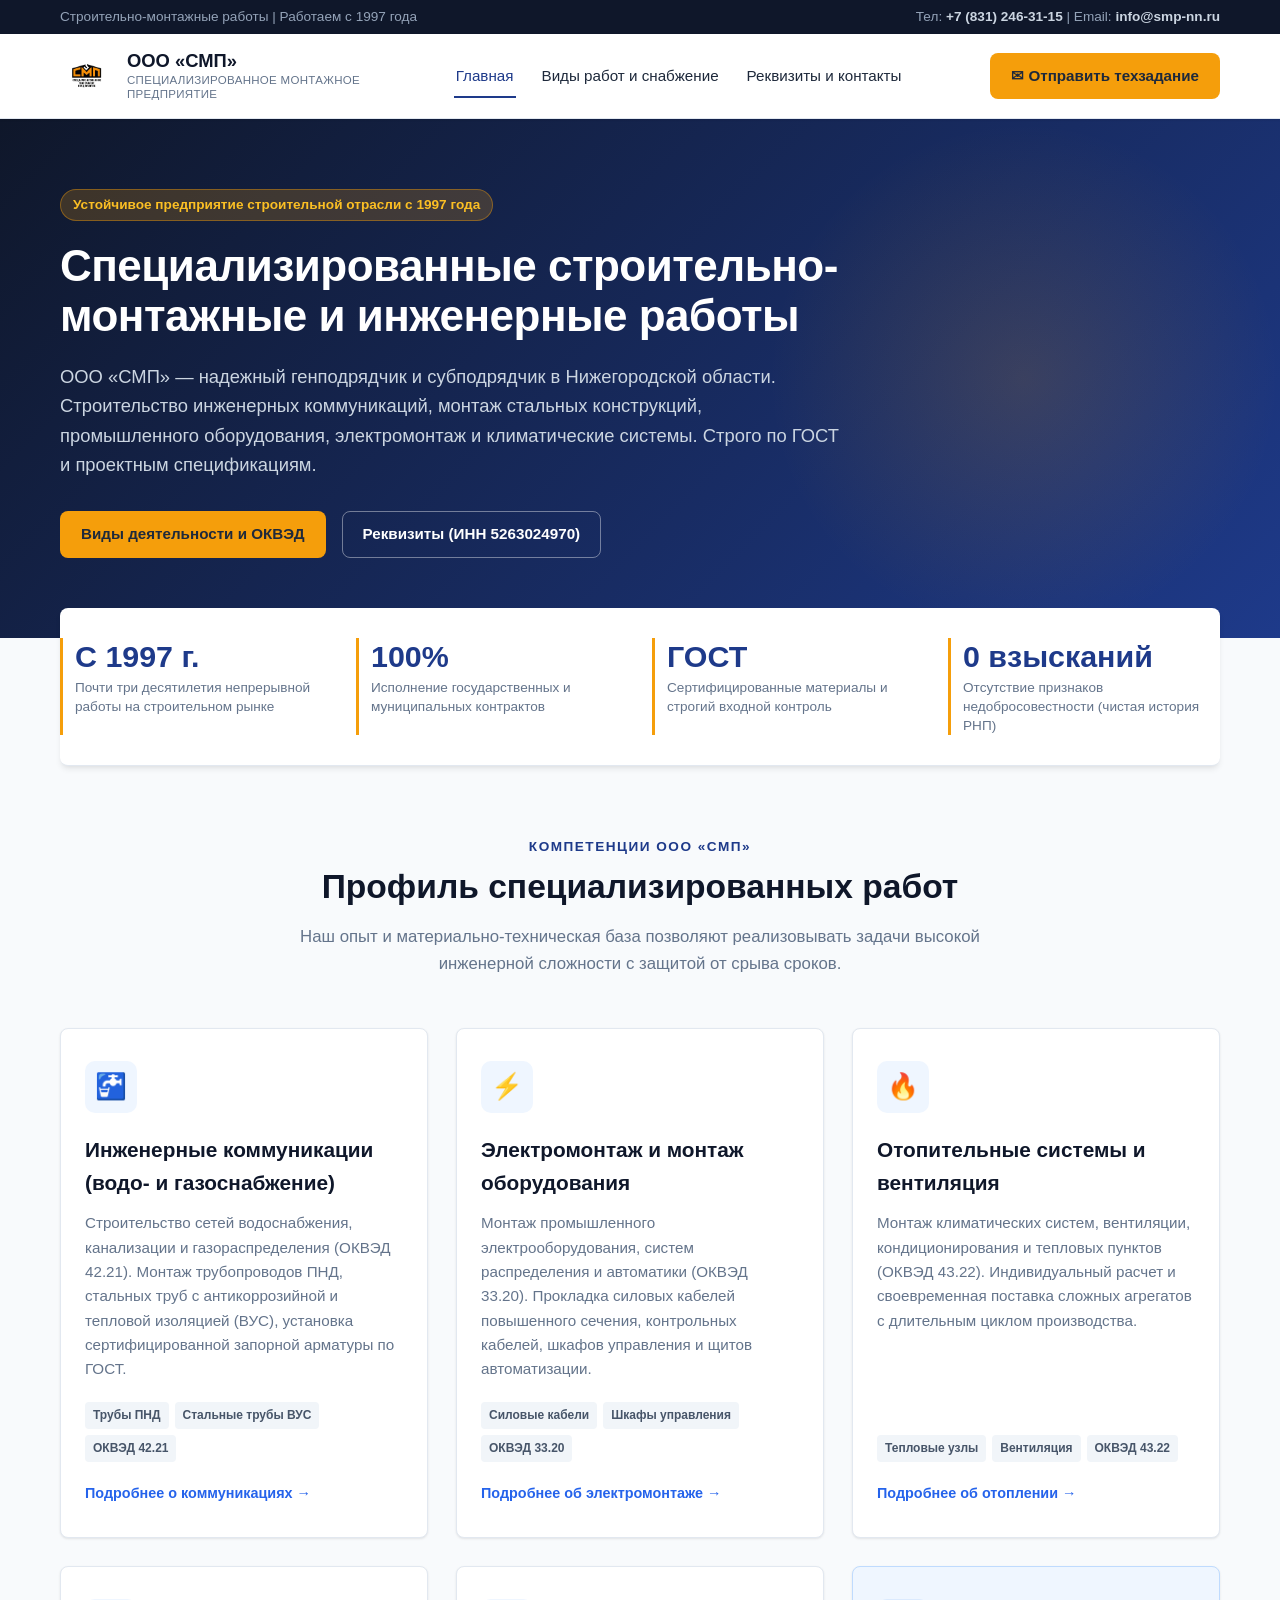
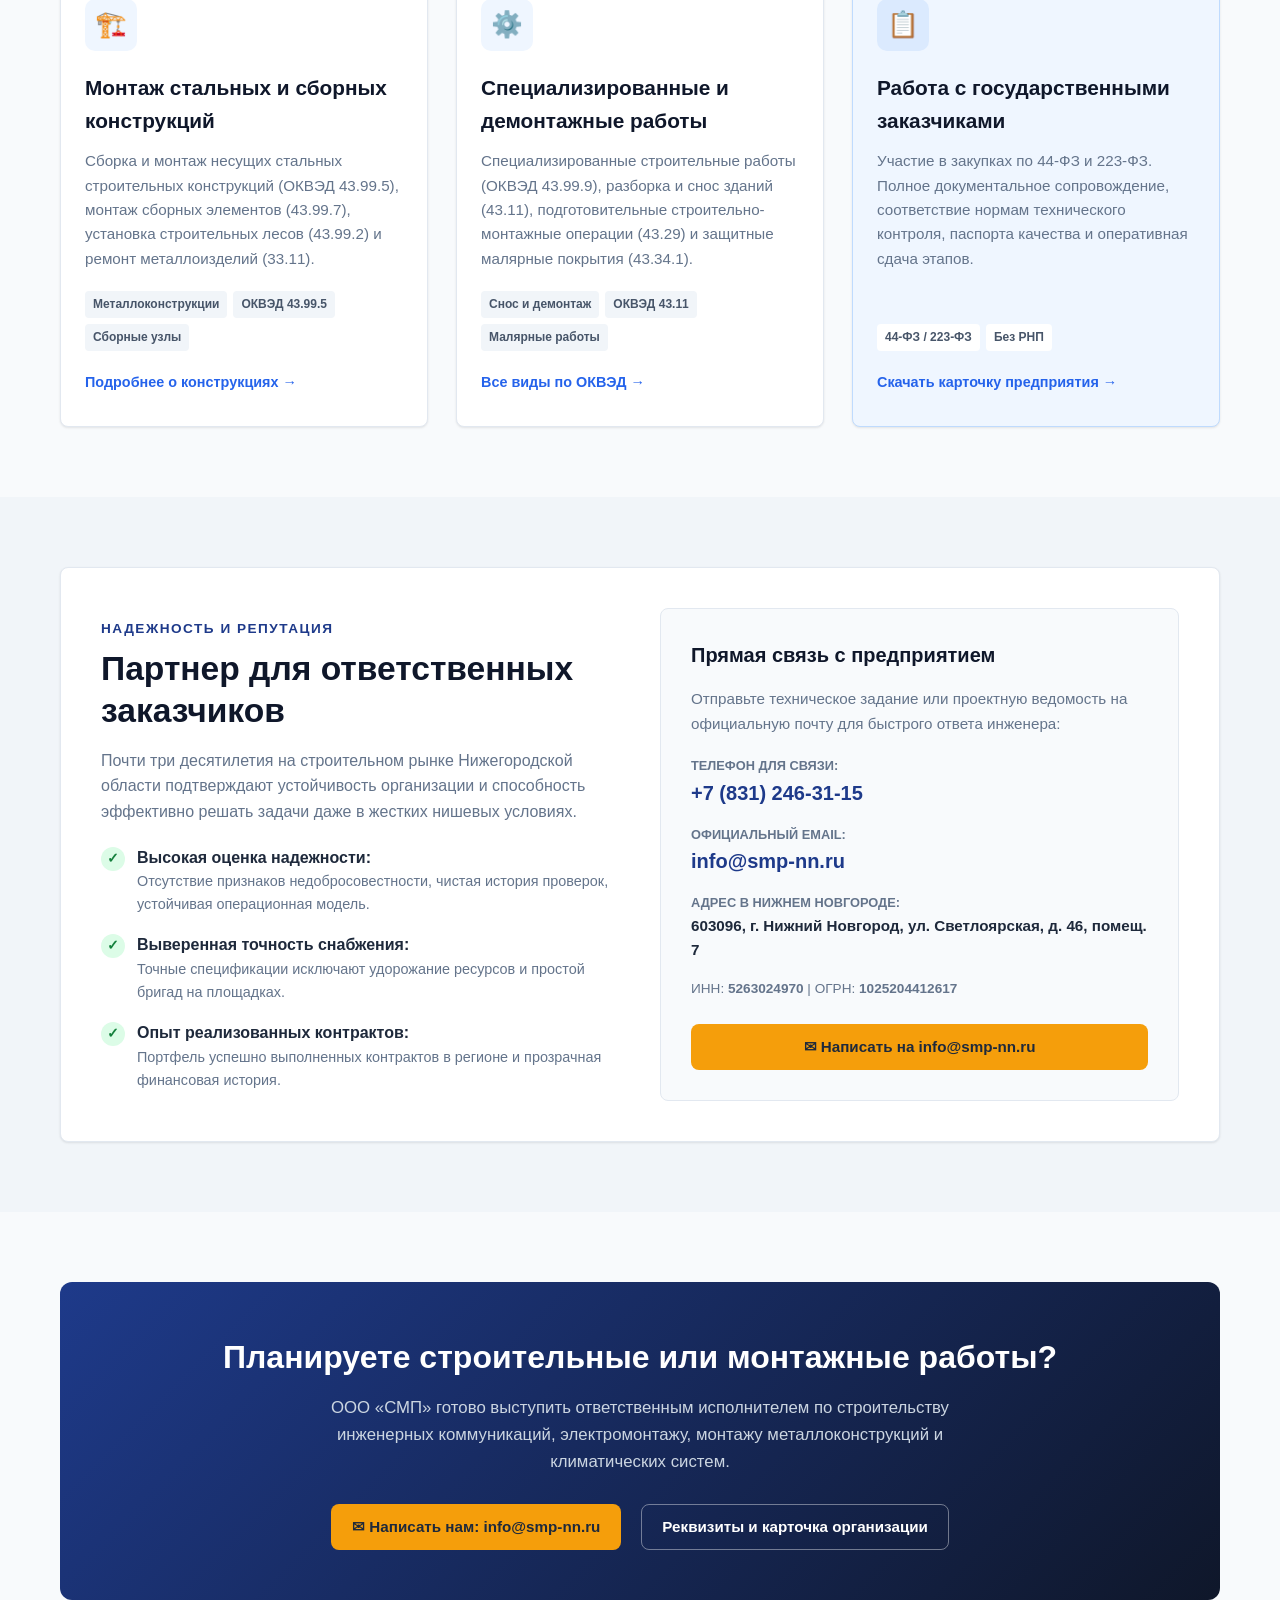
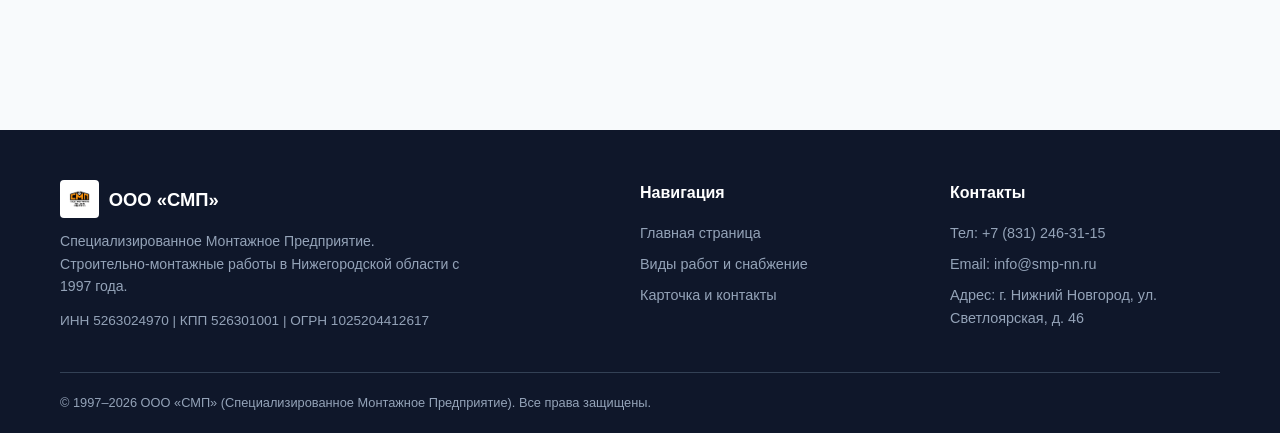
<file: index.html>
<!DOCTYPE html>
<html lang="ru">
<head>
  <meta charset="UTF-8">
  <meta name="viewport" content="width=device-width, initial-scale=1.0">
  <title>ООО «СМП» | Строительно-монтажные и инженерные работы</title>
  <meta name="description" content="Специализированное Монтажное Предприятие осуществляет строительно-монтажные работы, инженерные сети, электромонтаж. Почта для связи: info@smp-nn.ru">
  <meta name="keywords" content="ООО СМП, строительно-монтажные работы, монтаж металлоконструкций, инженерные коммуникации, электромонтаж, отопление, Нижний Новгород, ОКВЭД 43.99.9">
  <meta name="geo.region" content="RU-NIZ">
  <meta name="geo.placename" content="Нижний Новгород">

  <!-- Open Graph / Мессенджеры и соцсети -->
  <meta property="og:type" content="website">
  <meta property="og:site_name" content="ООО «СМП»">
  <meta property="og:title" content="ООО «Специализированное Монтажное Предприятие»">
  <meta property="og:description" content="Специализированные строительно-монтажные работы, инженерные коммуникации, электромонтаж и металлоконструкции с 1997 года.">
  <meta property="og:image" content="logo.png">
  <meta property="og:url" content="https://smp-nn.ru/">

  <!-- Favicon / Иконка вкладки -->
  <link rel="icon" type="image/png" href="logo.png">
  <link rel="apple-touch-icon" href="logo.png">

  <link rel="stylesheet" href="style.css">
</head>
<body>

  <!-- Сервисная верхняя полоса -->
  <div class="header-top">
    <div class="container">
      <div>Строительно-монтажные работы | Работаем с 1997 года</div>
      <div>
        Тел: <a href="tel:+78312463115"><strong>+7 (831) 246-31-15</strong></a> | 
        Email: <a href="mailto:info@smp-nn.ru?subject=Запрос%20с%20сайта%20smp-nn.ru"><strong>info@smp-nn.ru</strong></a>
      </div>
    </div>
  </div>

  <!-- Основная шапка -->
  <header class="site-header">
    <div class="header-main">
      <div class="container">
        <a href="index.html" class="logo">
          <img src="logo.png" alt="Логотип ООО СМП" class="logo-img">
          <div class="logo-info">
            <span class="logo-title">ООО «СМП»</span>
            <span class="logo-subtitle">Специализированное Монтажное Предприятие</span>
          </div>
        </a>

        <button class="menu-toggle" id="menuToggle" aria-label="Открыть меню">☰</button>

        <nav class="main-nav" id="mainNav">
          <a href="index.html" class="nav-link active">Главная</a>
          <a href="services.html" class="nav-link">Виды работ и снабжение</a>
          <a href="contacts.html" class="nav-link">Реквизиты и контакты</a>
        </nav>

        <div class="header-actions">
          <a href="mailto:info@smp-nn.ru?subject=Запрос%20коммерческого%20предложения" class="btn btn-primary">
            ✉ Отправить техзадание
          </a>
        </div>
      </div>
    </div>
  </header>

  <!-- Главный экран (Hero) -->
  <section class="hero">
    <div class="container">
      <div class="hero-content">
        <span class="hero-tag">Устойчивое предприятие строительной отрасли с 1997 года</span>
        <h1 class="hero-title">Специализированные строительно-монтажные и инженерные работы</h1>
        <p class="hero-desc">
          ООО «СМП» — надежный генподрядчик и субподрядчик в Нижегородской области. Строительство инженерных коммуникаций, монтаж стальных конструкций, промышленного оборудования, электромонтаж и климатические системы. Строго по ГОСТ и проектным спецификациям.
        </p>
        <div class="hero-buttons">
          <a href="services.html" class="btn btn-primary">Виды деятельности и ОКВЭД</a>
          <a href="contacts.html" class="btn btn-outline-white">Реквизиты (ИНН 5263024970)</a>
        </div>
      </div>
    </div>
  </section>

  <!-- Ключевые показатели -->
  <div class="container">
    <div class="stats-banner">
      <div class="stats-grid">
        <div class="stat-item">
          <span class="stat-num">С 1997 г.</span>
          <span class="stat-label">Почти три десятилетия непрерывной работы на строительном рынке</span>
        </div>
        <div class="stat-item">
          <span class="stat-num">100%</span>
          <span class="stat-label">Исполнение государственных и муниципальных контрактов</span>
        </div>
        <div class="stat-item">
          <span class="stat-num">ГОСТ</span>
          <span class="stat-label">Сертифицированные материалы и строгий входной контроль</span>
        </div>
        <div class="stat-item">
          <span class="stat-num">0 взысканий</span>
          <span class="stat-label">Отсутствие признаков недобросовестности (чистая история РНП)</span>
        </div>
      </div>
    </div>
  </div>

  <!-- Основные направления деятельности -->
  <section class="section">
    <div class="container">
      <div class="section-header">
        <span class="section-kicker">Компетенции ООО «СМП»</span>
        <h2 class="section-title">Профиль специализированных работ</h2>
        <p class="section-subtitle">
          Наш опыт и материально-техническая база позволяют реализовывать задачи высокой инженерной сложности с защитой от срыва сроков.
        </p>
      </div>

      <div class="cards-grid">
        <!-- Карточка 1 -->
        <div class="card">
          <div class="card-icon">🚰</div>
          <h3 class="card-title">Инженерные коммуникации (водо- и газоснабжение)</h3>
          <p class="card-text">
            Строительство сетей водоснабжения, канализации и газораспределения (ОКВЭД 42.21). Монтаж трубопроводов ПНД, стальных труб с антикоррозийной и тепловой изоляцией (ВУС), установка сертифицированной запорной арматуры по ГОСТ.
          </p>
          <div class="card-tags">
            <span class="badge">Трубы ПНД</span>
            <span class="badge">Стальные трубы ВУС</span>
            <span class="badge">ОКВЭД 42.21</span>
          </div>
          <a href="services.html#pipes" class="card-link">Подробнее о коммуникациях →</a>
        </div>

        <!-- Карточка 2 -->
        <div class="card">
          <div class="card-icon">⚡</div>
          <h3 class="card-title">Электромонтаж и монтаж оборудования</h3>
          <p class="card-text">
            Монтаж промышленного электрооборудования, систем распределения и автоматики (ОКВЭД 33.20). Прокладка силовых кабелей повышенного сечения, контрольных кабелей, шкафов управления и щитов автоматизации.
          </p>
          <div class="card-tags">
            <span class="badge">Силовые кабели</span>
            <span class="badge">Шкафы управления</span>
            <span class="badge">ОКВЭД 33.20</span>
          </div>
          <a href="services.html#electric" class="card-link">Подробнее об электромонтаже →</a>
        </div>

        <!-- Карточка 3 -->
        <div class="card">
          <div class="card-icon">🔥</div>
          <h3 class="card-title">Отопительные системы и вентиляция</h3>
          <p class="card-text">
            Монтаж климатических систем, вентиляции, кондиционирования и тепловых пунктов (ОКВЭД 43.22). Индивидуальный расчет и своевременная поставка сложных агрегатов с длительным циклом производства.
          </p>
          <div class="card-tags">
            <span class="badge">Тепловые узлы</span>
            <span class="badge">Вентиляция</span>
            <span class="badge">ОКВЭД 43.22</span>
          </div>
          <a href="services.html#hvac" class="card-link">Подробнее об отоплении →</a>
        </div>

        <!-- Карточка 4 -->
        <div class="card">
          <div class="card-icon">🏗️</div>
          <h3 class="card-title">Монтаж стальных и сборных конструкций</h3>
          <p class="card-text">
            Сборка и монтаж несущих стальных строительных конструкций (ОКВЭД 43.99.5), монтаж сборных элементов (43.99.7), установка строительных лесов (43.99.2) и ремонт металлоизделий (33.11).
          </p>
          <div class="card-tags">
            <span class="badge">Металлоконструкции</span>
            <span class="badge">ОКВЭД 43.99.5</span>
            <span class="badge">Сборные узлы</span>
          </div>
          <a href="services.html#structures" class="card-link">Подробнее о конструкциях →</a>
        </div>

        <!-- Карточка 5 -->
        <div class="card">
          <div class="card-icon">⚙️</div>
          <h3 class="card-title">Специализированные и демонтажные работы</h3>
          <p class="card-text">
            Специализированные строительные работы (ОКВЭД 43.99.9), разборка и снос зданий (43.11), подготовительные строительно-монтажные операции (43.29) и защитные малярные покрытия (43.34.1).
          </p>
          <div class="card-tags">
            <span class="badge">Снос и демонтаж</span>
            <span class="badge">ОКВЭД 43.11</span>
            <span class="badge">Малярные работы</span>
          </div>
          <a href="services.html" class="card-link">Все виды по ОКВЭД →</a>
        </div>

        <!-- Карточка 6 -->
        <div class="card" style="background: #eff6ff; border-color: #bfdbfe;">
          <div class="card-icon" style="background: #dbeafe;">📋</div>
          <h3 class="card-title">Работа с государственными заказчиками</h3>
          <p class="card-text">
            Участие в закупках по 44-ФЗ и 223-ФЗ. Полное документальное сопровождение, соответствие нормам технического контроля, паспорта качества и оперативная сдача этапов.
          </p>
          <div class="card-tags">
            <span class="badge" style="background: #fff;">44-ФЗ / 223-ФЗ</span>
            <span class="badge" style="background: #fff;">Без РНП</span>
          </div>
          <a href="contacts.html" class="card-link">Скачать карточку предприятия →</a>
        </div>
      </div>
    </div>
  </section>

  <!-- Блок надежности и госконтрактов -->
  <section class="section section-bg">
    <div class="container">
      <div class="trust-block">
        <div class="trust-grid">
          <div>
            <span class="section-kicker">Надежность и репутация</span>
            <h2 class="section-title" style="text-align: left;">Партнер для ответственных заказчиков</h2>
            <p style="color: var(--text-muted); margin-bottom: 20px;">
              Почти три десятилетия на строительном рынке Нижегородской области подтверждают устойчивость организации и способность эффективно решать задачи даже в жестких нишевых условиях.
            </p>
            <ul class="trust-list">
              <li class="trust-item">
                <span class="trust-check">✓</span>
                <div>
                  <strong>Высокая оценка надежности:</strong>
                  <p style="font-size: 0.9rem; color: var(--text-muted);">Отсутствие признаков недобросовестности, чистая история проверок, устойчивая операционная модель.</p>
                </div>
              </li>
              <li class="trust-item">
                <span class="trust-check">✓</span>
                <div>
                  <strong>Выверенная точность снабжения:</strong>
                  <p style="font-size: 0.9rem; color: var(--text-muted);">Точные спецификации исключают удорожание ресурсов и простой бригад на площадках.</p>
                </div>
              </li>
              <li class="trust-item">
                <span class="trust-check">✓</span>
                <div>
                  <strong>Опыт реализованных контрактов:</strong>
                  <p style="font-size: 0.9rem; color: var(--text-muted);">Портфель успешно выполненных контрактов в регионе и прозрачная финансовая история.</p>
                </div>
              </li>
            </ul>
          </div>

          <div style="background: #f8fafc; border: 1px solid var(--border); padding: 30px; border-radius: var(--radius);">
            <h3 style="margin-bottom: 16px; font-size: 1.25rem; color: var(--primary-dark);">Прямая связь с предприятием</h3>
            <p style="font-size: 0.95rem; color: var(--text-muted); margin-bottom: 20px;">
              Отправьте техническое задание или проектную ведомость на официальную почту для быстрого ответа инженера:
            </p>
            
            <div style="margin-bottom: 16px;">
              <div style="font-size: 0.8rem; color: var(--text-muted); text-transform: uppercase; font-weight: 600;">Телефон для связи:</div>
              <div style="font-size: 1.25rem; font-weight: 700;">
                <a href="tel:+78312463115" style="color: var(--primary);">+7 (831) 246-31-15</a>
              </div>
            </div>

            <div style="margin-bottom: 16px;">
              <div style="font-size: 0.8rem; color: var(--text-muted); text-transform: uppercase; font-weight: 600;">Официальный Email:</div>
              <div style="font-size: 1.25rem; font-weight: 700;">
                <a href="mailto:info@smp-nn.ru?subject=Запрос%20на%20расчет%20проекта" style="color: var(--primary);">info@smp-nn.ru</a>
              </div>
            </div>

            <div style="margin-bottom: 16px;">
              <div style="font-size: 0.8rem; color: var(--text-muted); text-transform: uppercase; font-weight: 600;">Адрес в Нижнем Новгороде:</div>
              <div style="font-size: 0.95rem; color: var(--text-main); font-weight: 600;">
                603096, г. Нижний Новгород, ул. Светлоярская, д. 46, помещ. 7
              </div>
            </div>

            <div style="margin-bottom: 24px; font-size: 0.85rem; color: var(--text-muted);">
              ИНН: <strong>5263024970</strong> | ОГРН: <strong>1025204412617</strong>
            </div>

            <a href="mailto:info@smp-nn.ru?subject=Запрос%20расчета%20сметы" class="btn btn-primary" style="width: 100%;">
              ✉ Написать на info@smp-nn.ru
            </a>
          </div>
        </div>
      </div>
    </div>
  </section>

  <!-- Блок призыва к действию (CTA) -->
  <section class="section">
    <div class="container">
      <div class="cta-box">
        <h3>Планируете строительные или монтажные работы?</h3>
        <p>
          ООО «СМП» готово выступить ответственным исполнителем по строительству инженерных коммуникаций, электромонтажу, монтажу металлоконструкций и климатических систем.
        </p>
        <div class="cta-contacts">
          <a href="mailto:info@smp-nn.ru?subject=Сотрудничество%20с%20ООО%20СМП" class="btn btn-primary">
            ✉ Написать нам: info@smp-nn.ru
          </a>
          <a href="contacts.html" class="btn btn-outline-white">
            Реквизиты и карточка организации
          </a>
        </div>
      </div>
    </div>
  </section>

  <!-- Подвал сайта -->
  <footer class="site-footer">
    <div class="container">
      <div class="footer-grid">
        <div class="footer-col">
          <div style="display: flex; align-items: center; gap: 10px; margin-bottom: 12px;">
            <img src="logo.png" alt="СМП" style="height: 38px; background: #fff; padding: 2px; border-radius: 4px;">
            <span style="font-weight: 800; font-size: 1.15rem; color: #fff;">ООО «СМП»</span>
          </div>
          <p style="max-width: 400px; margin-bottom: 12px; font-size: 0.88rem;">
            Специализированное Монтажное Предприятие. Строительно-монтажные работы в Нижегородской области с 1997 года.
          </p>
          <div style="font-size: 0.85rem; color: #94a3b8;">
            ИНН 5263024970 | КПП 526301001 | ОГРН 1025204412617
          </div>
        </div>

        <div class="footer-col">
          <h4>Навигация</h4>
          <ul class="footer-links">
            <li><a href="index.html">Главная страница</a></li>
            <li><a href="services.html">Виды работ и снабжение</a></li>
            <li><a href="contacts.html">Карточка и контакты</a></li>
          </ul>
        </div>

        <div class="footer-col">
          <h4>Контакты</h4>
          <ul class="footer-links">
            <li>Тел: <a href="tel:+78312463115">+7 (831) 246-31-15</a></li>
            <li>Email: <a href="mailto:info@smp-nn.ru">info@smp-nn.ru</a></li>
            <li>Адрес: г. Нижний Новгород, ул. Светлоярская, д. 46</li>
          </ul>
        </div>
      </div>

      <div class="footer-bottom">
        <div>&copy; 1997–2026 ООО «СМП» (Специализированное Монтажное Предприятие). Все права защищены.</div>
      </div>
    </div>
  </footer>

  <script src="script.js"></script>
</body>
</html>
</file>
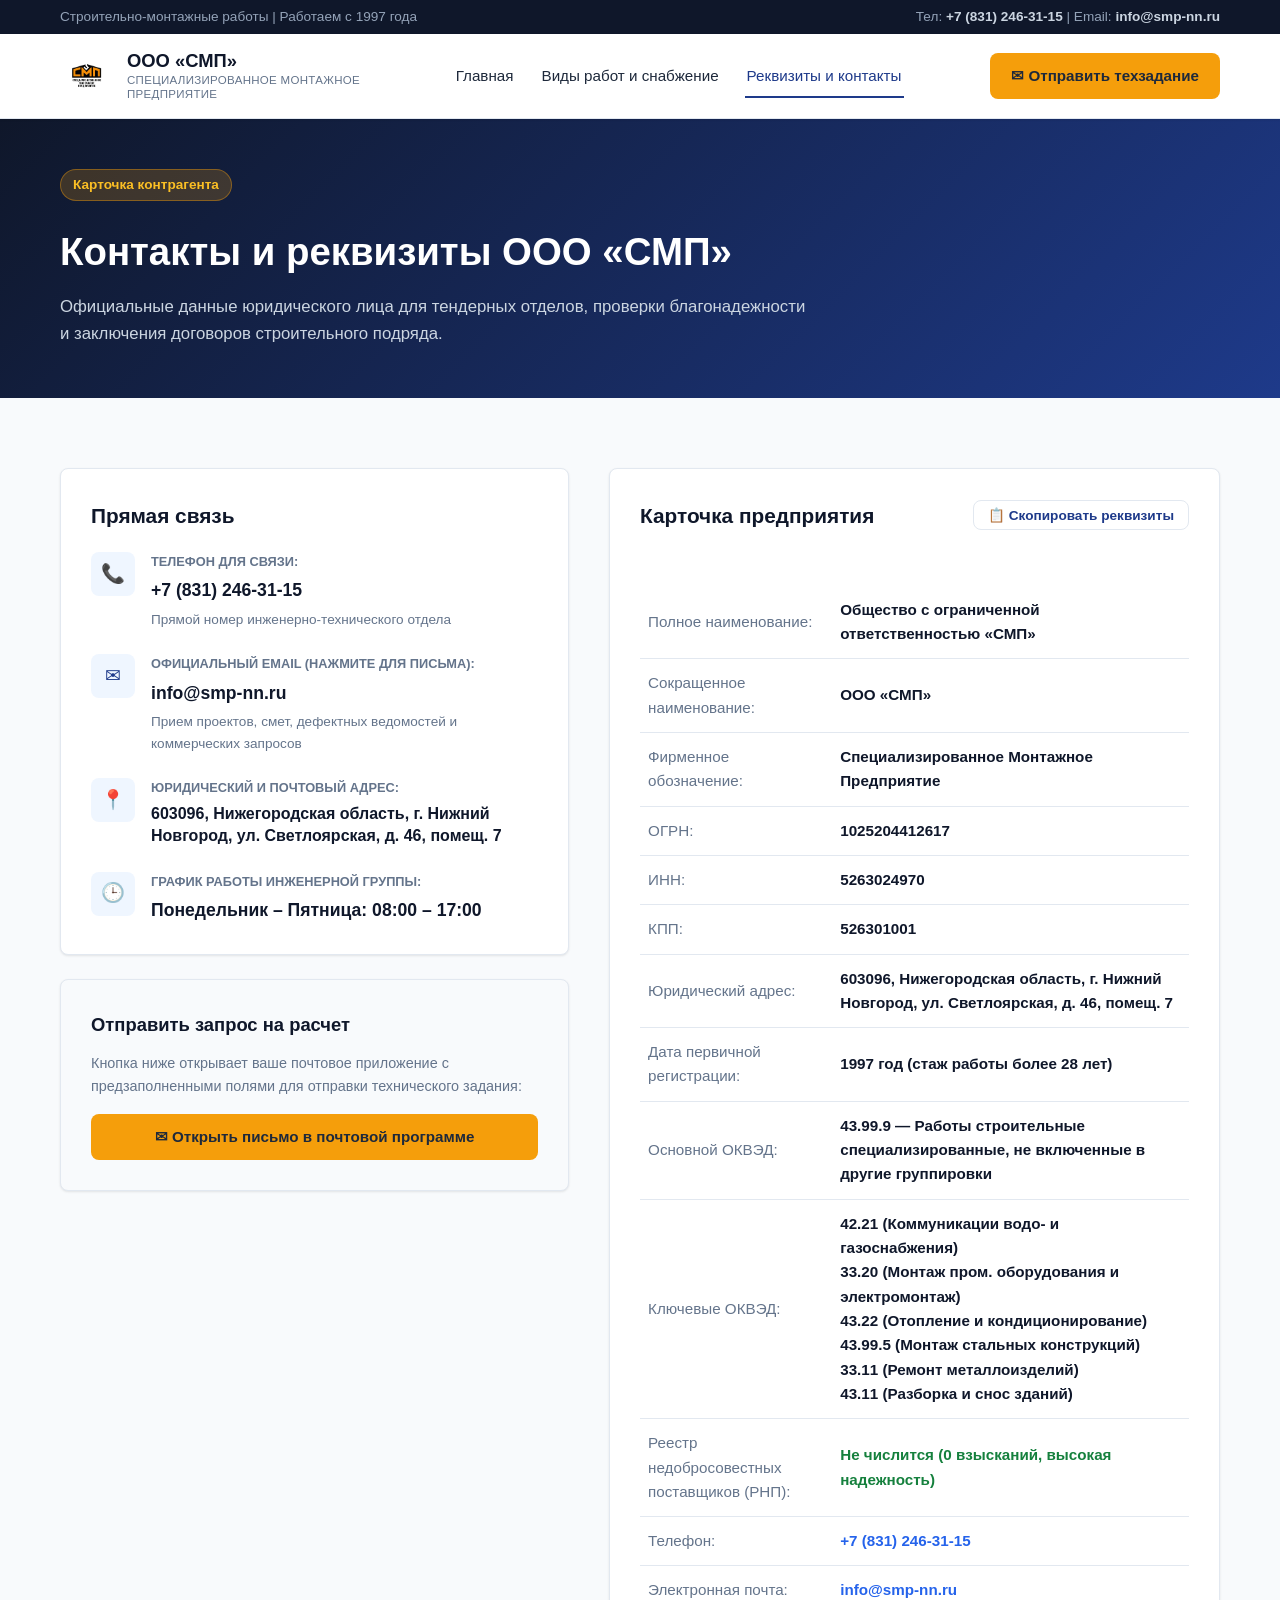
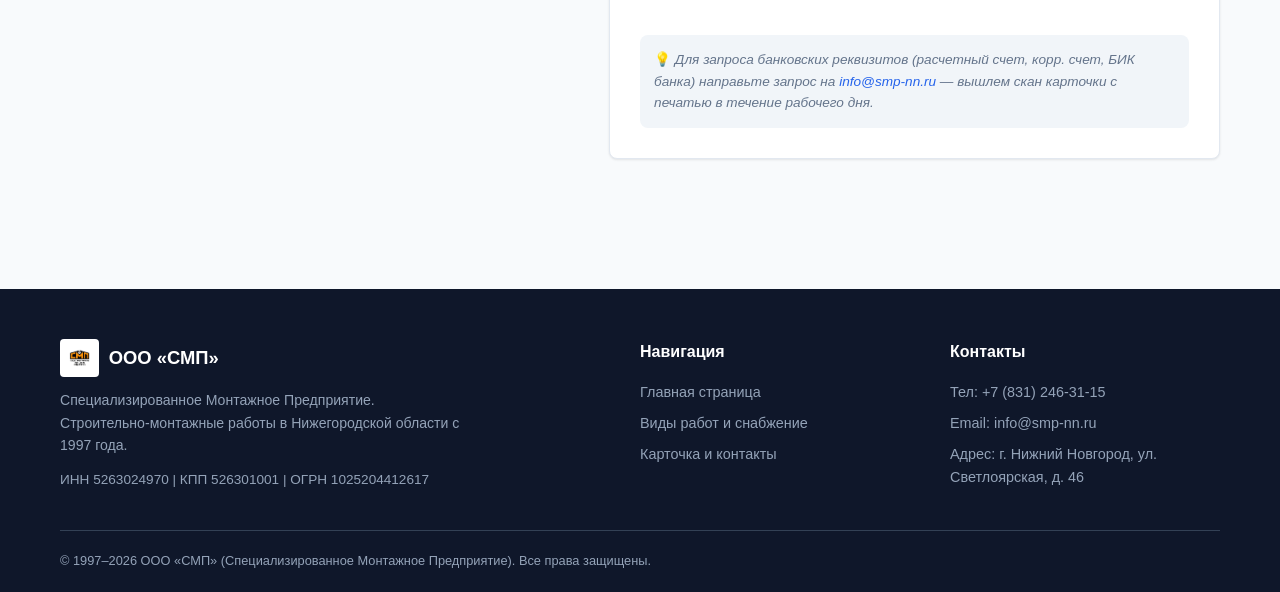
<file: contacts.html>
<!DOCTYPE html>
<html lang="ru">
<head>
  <meta charset="UTF-8">
  <meta name="viewport" content="width=device-width, initial-scale=1.0">
  <title>Контакты | ООО «СМП»</title>
  <meta name="description" content="Контакты для связи с организацией ООО «СМП». Почта: info@smp-nn.ru, телефон: +78312463115, адрес: г. Нижний Новгород, ул. Светлоярская, д. 46.">
  <meta name="keywords" content="Контакты ООО СМП, телефон ООО СМП, почта smp-nn.ru, Нижний Новгород, реквизиты ИНН 5263024970">
  <meta name="geo.region" content="RU-NIZ">
  <meta name="geo.placename" content="Нижний Новгород">

  <!-- Open Graph -->
  <meta property="og:type" content="website">
  <meta property="og:site_name" content="ООО «СМП»">
  <meta property="og:title" content="Контакты | ООО «СМП»">
  <meta property="og:description" content="Контакты для связи со Специализированным Монтажным Предприятием. Телефон +7 (831) 246-31-15, почта info@smp-nn.ru.">
  <meta property="og:image" content="logo.png">
  <meta property="og:url" content="https://smp-nn.ru/contacts.html">

  <!-- Favicon -->
  <link rel="icon" type="image/png" href="logo.png">
  <link rel="apple-touch-icon" href="logo.png">

  <link rel="stylesheet" href="style.css">
</head>
<body>

  <!-- Сервисная полоса -->
  <div class="header-top">
    <div class="container">
      <div>Строительно-монтажные работы | Работаем с 1997 года</div>
      <div>
        Тел: <a href="tel:+78312463115"><strong>+7 (831) 246-31-15</strong></a> | 
        Email: <a href="mailto:info@smp-nn.ru?subject=Запрос%20с%20сайта%20smp-nn.ru"><strong>info@smp-nn.ru</strong></a>
      </div>
    </div>
  </div>

  <!-- Шапка -->
  <header class="site-header">
    <div class="header-main">
      <div class="container">
        <a href="index.html" class="logo">
          <img src="logo.png" alt="Логотип ООО СМП" class="logo-img">
          <div class="logo-info">
            <span class="logo-title">ООО «СМП»</span>
            <span class="logo-subtitle">Специализированное Монтажное Предприятие</span>
          </div>
        </a>

        <button class="menu-toggle" id="menuToggle" aria-label="Открыть меню">☰</button>

        <nav class="main-nav" id="mainNav">
          <a href="index.html" class="nav-link">Главная</a>
          <a href="services.html" class="nav-link">Виды работ и снабжение</a>
          <a href="contacts.html" class="nav-link active">Реквизиты и контакты</a>
        </nav>

        <div class="header-actions">
          <a href="mailto:info@smp-nn.ru?subject=Запрос%20коммерческого%20предложения" class="btn btn-primary">
            ✉ Отправить техзадание
          </a>
        </div>
      </div>
    </div>
  </header>

  <!-- Заголовок страницы -->
  <section style="background: linear-gradient(135deg, #0f172a 0%, #1e3a8a 100%); color: #fff; padding: 50px 0;">
    <div class="container">
      <span class="hero-tag">Карточка контрагента</span>
      <h1 style="font-size: 2.4rem; font-weight: 800; margin-bottom: 12px;">Контакты и реквизиты ООО «СМП»</h1>
      <p style="color: #cbd5e1; max-width: 750px; font-size: 1.05rem;">
        Официальные данные юридического лица для тендерных отделов, проверки благонадежности и заключения договоров строительного подряда.
      </p>
    </div>
  </section>

  <!-- Контент страницы контактов -->
  <section class="section">
    <div class="container">
      <div class="contact-layout">

        <!-- Левая колонка: Способы связи -->
        <div>
          <div class="contact-card" style="margin-bottom: 24px;">
            <h2 style="font-size: 1.3rem; margin-bottom: 20px; color: var(--primary-dark);">Прямая связь</h2>

            <!-- Телефон -->
            <div class="contact-method">
              <div class="contact-icon">📞</div>
              <div>
                <div class="contact-method-title">Телефон для связи:</div>
                <div class="contact-method-value">
                  <a href="tel:+78312463115" title="Позвонить в ООО СМП">
                    +7 (831) 246-31-15
                  </a>
                </div>
                <div style="font-size: 0.85rem; color: var(--text-muted); margin-top: 4px;">
                  Прямой номер инженерно-технического отдела
                </div>
              </div>
            </div>

            <!-- Почта -->
            <div class="contact-method">
              <div class="contact-icon">✉</div>
              <div>
                <div class="contact-method-title">Официальный Email (нажмите для письма):</div>
                <div class="contact-method-value">
                  <a href="mailto:info@smp-nn.ru?subject=Обращение%20в%20ООО%20СМП" title="Нажмите, чтобы открыть письмо">
                    info@smp-nn.ru
                  </a>
                </div>
                <div style="font-size: 0.85rem; color: var(--text-muted); margin-top: 4px;">
                  Прием проектов, смет, дефектных ведомостей и коммерческих запросов
                </div>
              </div>
            </div>

            <!-- Адрес -->
            <div class="contact-method">
              <div class="contact-icon">📍</div>
              <div>
                <div class="contact-method-title">Юридический и почтовый адрес:</div>
                <div class="contact-method-value" style="font-size: 1rem; line-height: 1.4;">
                  603096, Нижегородская область, г. Нижний Новгород, ул. Светлоярская, д. 46, помещ. 7
                </div>
              </div>
            </div>

            <!-- Режим -->
            <div class="contact-method" style="margin-bottom: 0;">
              <div class="contact-icon">🕒</div>
              <div>
                <div class="contact-method-title">График работы инженерной группы:</div>
                <div class="contact-method-value">Понедельник – Пятница: 08:00 – 17:00</div>
              </div>
            </div>
          </div>

          <!-- Быстрая форма отправки через mailto -->
          <div class="contact-card" style="background: #f8fafc;">
            <h3 style="font-size: 1.15rem; margin-bottom: 12px; color: var(--primary-dark);">Отправить запрос на расчет</h3>
            <p style="font-size: 0.9rem; color: var(--text-muted); margin-bottom: 16px;">
              Кнопка ниже открывает ваше почтовое приложение с предзаполненными полями для отправки технического задания:
            </p>
            <a href="mailto:info@smp-nn.ru?subject=Запрос%20расчета%20сметы%20/%20ТЗ%20в%20ООО%20СМП&body=Здравствуйте!%0A%0AПрошу%20рассмотреть%20возможность%20выполнения%20работ:%0A1.%20Вид%20работ%20(инженерные%20сети,%20электромонтаж,%20отопление,%20металлоконструкции):%0A2.%20Адрес%20объекта:%0A3.%20Ориентировочные%20сроки:%0A%0AС%20уважением,%0AОрганизация:%0AКонтактное%20лицо:%0AТелефон:" class="btn btn-primary" style="width: 100%; text-align: center;">
              ✉ Открыть письмо в почтовой программе
            </a>
          </div>
        </div>

        <!-- Правая колонка: Карточка организации (Реквизиты) -->
        <div>
          <div class="contact-card">
            <div style="display: flex; justify-content: space-between; align-items: center; margin-bottom: 16px; flex-wrap: wrap; gap: 10px;">
              <h2 style="font-size: 1.3rem; color: var(--primary-dark); margin: 0;">Карточка предприятия</h2>
              <button id="copyRequisitesBtn" class="btn btn-outline" style="padding: 6px 14px; font-size: 0.85rem;">
                📋 Скопировать реквизиты
              </button>
            </div>
            <div id="copyNotify" class="copy-notify">✓ Реквизиты успешно скопированы в буфер обмена!</div>

            <table class="requisites-table">
              <tbody>
                <tr>
                  <td>Полное наименование:</td>
                  <td>Общество с ограниченной ответственностью «СМП»</td>
                </tr>
                <tr>
                  <td>Сокращенное наименование:</td>
                  <td>ООО «СМП»</td>
                </tr>
                <tr>
                  <td>Фирменное обозначение:</td>
                  <td>Специализированное Монтажное Предприятие</td>
                </tr>
                <tr>
                  <td>ОГРН:</td>
                  <td><strong>1025204412617</strong></td>
                </tr>
                <tr>
                  <td>ИНН:</td>
                  <td><strong>5263024970</strong></td>
                </tr>
                <tr>
                  <td>КПП:</td>
                  <td><strong>526301001</strong></td>
                </tr>
                <tr>
                  <td>Юридический адрес:</td>
                  <td>603096, Нижегородская область, г. Нижний Новгород, ул. Светлоярская, д. 46, помещ. 7</td>
                </tr>
                <tr>
                  <td>Дата первичной регистрации:</td>
                  <td>1997 год (стаж работы более 28 лет)</td>
                </tr>
                <tr>
                  <td>Основной ОКВЭД:</td>
                  <td>
                    <strong>43.99.9</strong> — Работы строительные специализированные, не включенные в другие группировки
                  </td>
                </tr>
                <tr>
                  <td>Ключевые ОКВЭД:</td>
                  <td>
                    <strong>42.21</strong> (Коммуникации водо- и газоснабжения)<br>
                    <strong>33.20</strong> (Монтаж пром. оборудования и электромонтаж)<br>
                    <strong>43.22</strong> (Отопление и кондиционирование)<br>
                    <strong>43.99.5</strong> (Монтаж стальных конструкций)<br>
                    <strong>33.11</strong> (Ремонт металлоизделий)<br>
                    <strong>43.11</strong> (Разборка и снос зданий)
                  </td>
                </tr>
                <tr>
                  <td>Реестр недобросовестных поставщиков (РНП):</td>
                  <td><span style="color: #15803d; font-weight: bold;">Не числится (0 взысканий, высокая надежность)</span></td>
                </tr>
                <tr>
                  <td>Телефон:</td>
                  <td><a href="tel:+78312463115"><strong>+7 (831) 246-31-15</strong></a></td>
                </tr>
                <tr>
                  <td>Электронная почта:</td>
                  <td><a href="mailto:info@smp-nn.ru">info@smp-nn.ru</a></td>
                </tr>
              </tbody>
            </table>

            <div style="margin-top: 20px; padding: 14px; background: #f1f5f9; border-radius: var(--radius); font-size: 0.85rem; color: var(--text-muted);">
              💡 <em>Для запроса банковских реквизитов (расчетный счет, корр. счет, БИК банка) направьте запрос на <a href="mailto:info@smp-nn.ru">info@smp-nn.ru</a> — вышлем скан карточки с печатью в течение рабочего дня.</em>
            </div>
          </div>
        </div>

      </div>
    </div>
  </section>

  <!-- Подвал сайта -->
  <footer class="site-footer">
    <div class="container">
      <div class="footer-grid">
        <div class="footer-col">
          <div style="display: flex; align-items: center; gap: 10px; margin-bottom: 12px;">
            <img src="logo.png" alt="СМП" style="height: 38px; background: #fff; padding: 2px; border-radius: 4px;">
            <span style="font-weight: 800; font-size: 1.15rem; color: #fff;">ООО «СМП»</span>
          </div>
          <p style="max-width: 400px; margin-bottom: 12px; font-size: 0.88rem;">
            Специализированное Монтажное Предприятие. Строительно-монтажные работы в Нижегородской области с 1997 года.
          </p>
          <div style="font-size: 0.85rem; color: #94a3b8;">
            ИНН 5263024970 | КПП 526301001 | ОГРН 1025204412617
          </div>
        </div>

        <div class="footer-col">
          <h4>Навигация</h4>
          <ul class="footer-links">
            <li><a href="index.html">Главная страница</a></li>
            <li><a href="services.html">Виды работ и снабжение</a></li>
            <li><a href="contacts.html">Карточка и контакты</a></li>
          </ul>
        </div>

        <div class="footer-col">
          <h4>Контакты</h4>
          <ul class="footer-links">
            <li>Тел: <a href="tel:+78312463115">+7 (831) 246-31-15</a></li>
            <li>Email: <a href="mailto:info@smp-nn.ru">info@smp-nn.ru</a></li>
            <li>Адрес: г. Нижний Новгород, ул. Светлоярская, д. 46</li>
          </ul>
        </div>
      </div>

      <div class="footer-bottom">
        <div>&copy; 1997–2026 ООО «СМП» (Специализированное Монтажное Предприятие). Все права защищены.</div>
      </div>
    </div>
  </footer>

  <script src="script.js"></script>
</body>
</html>
</file>
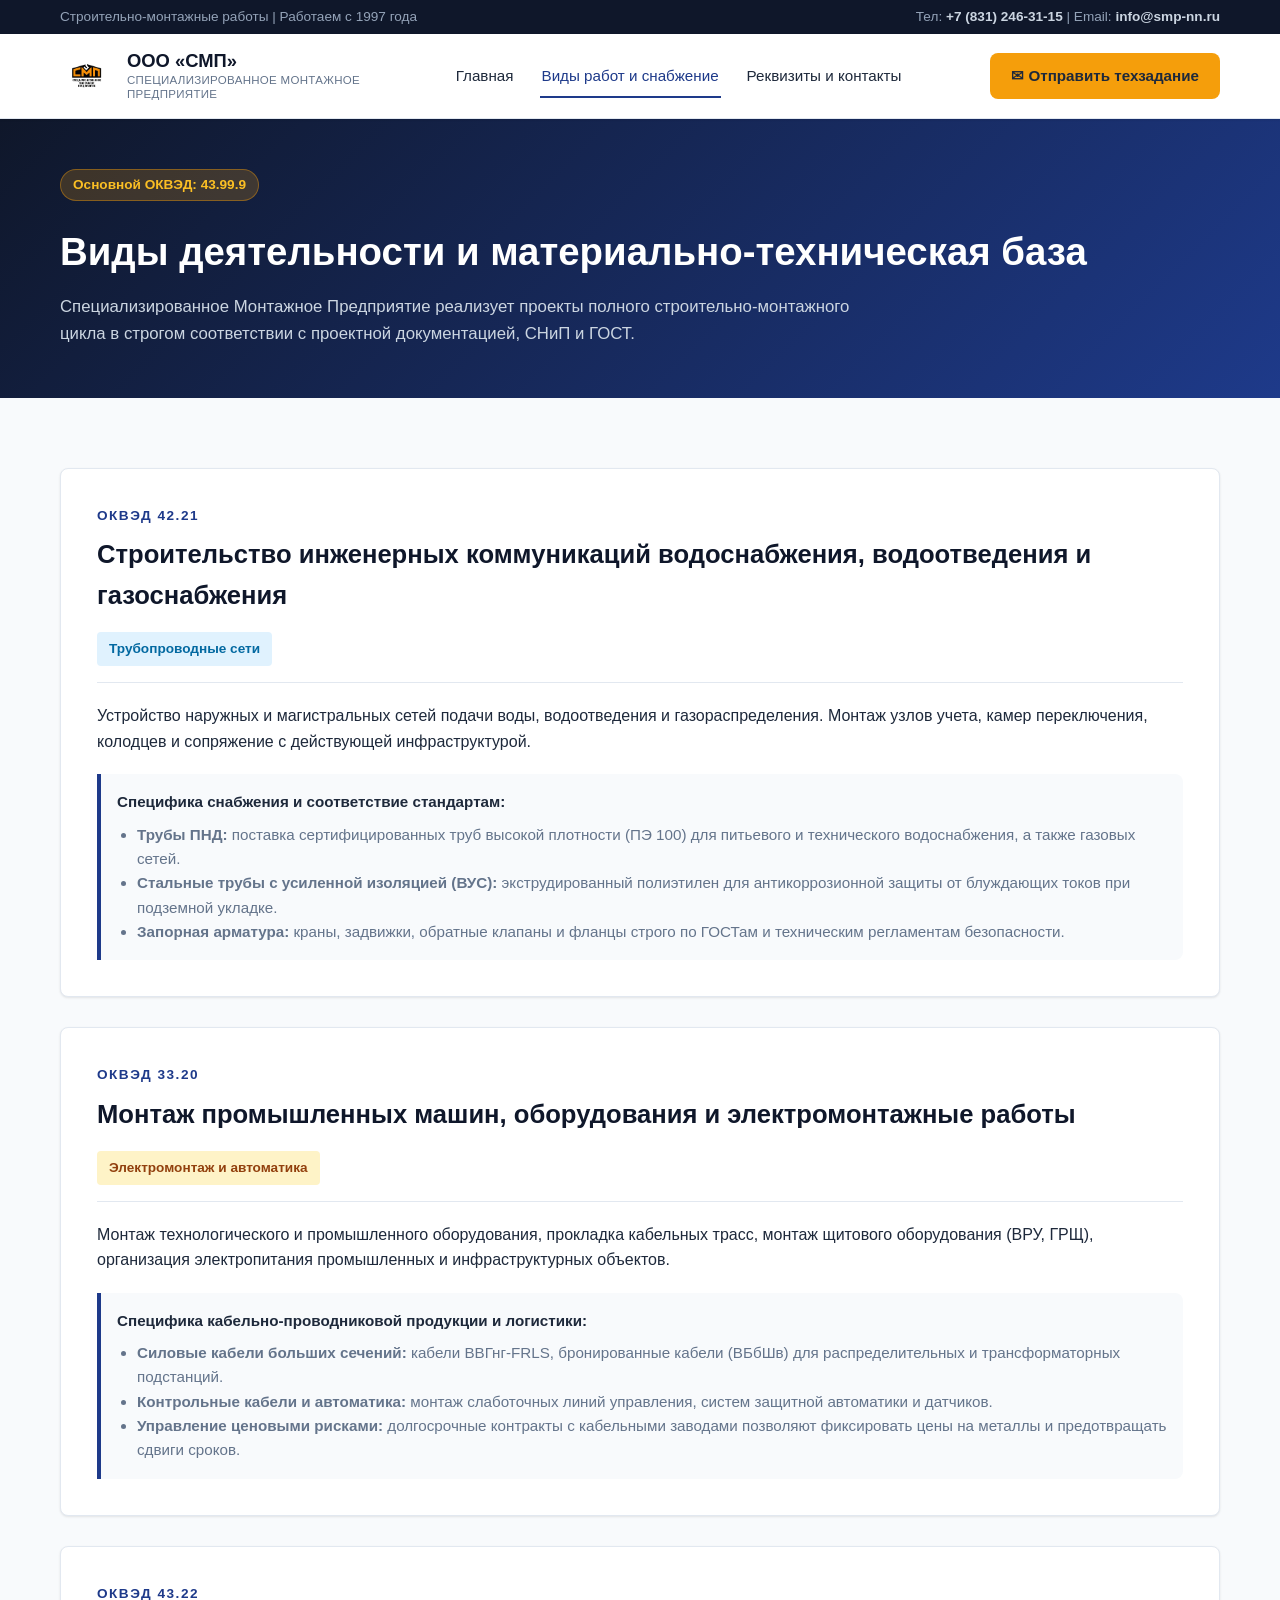
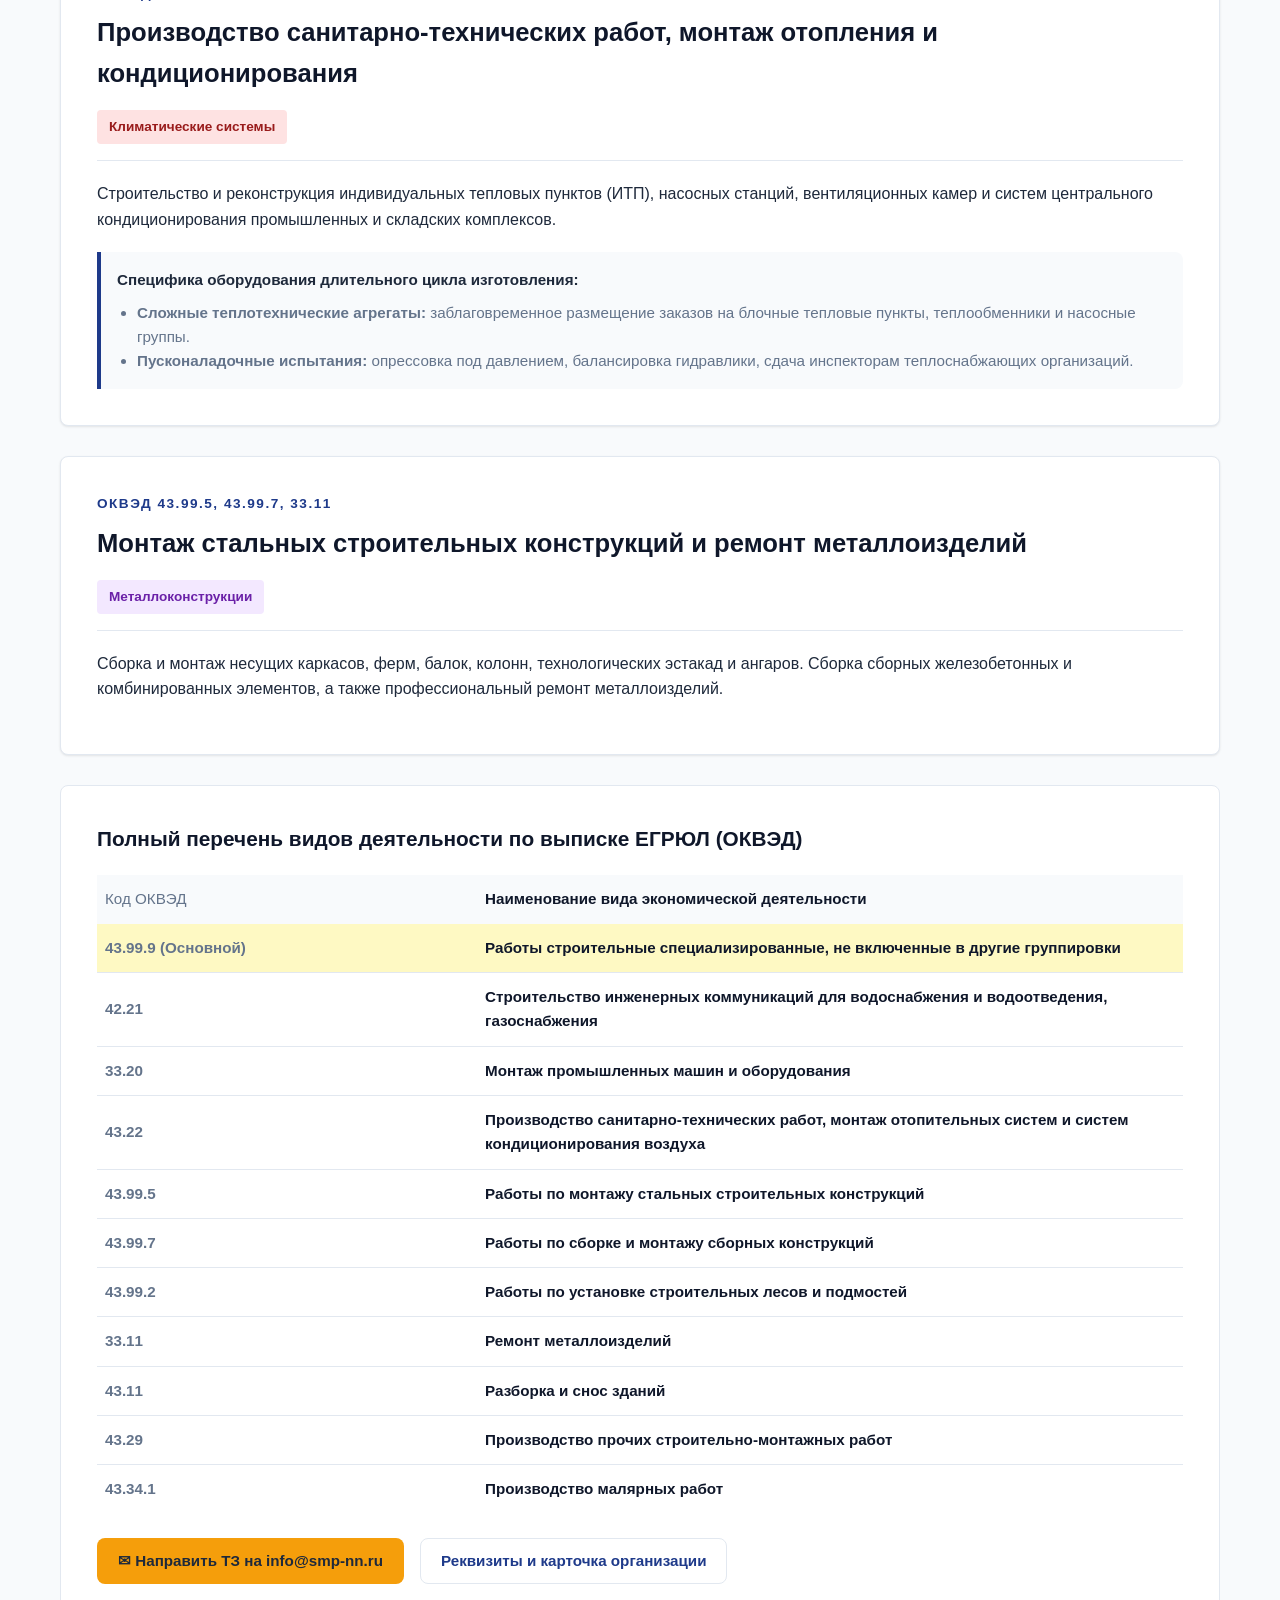
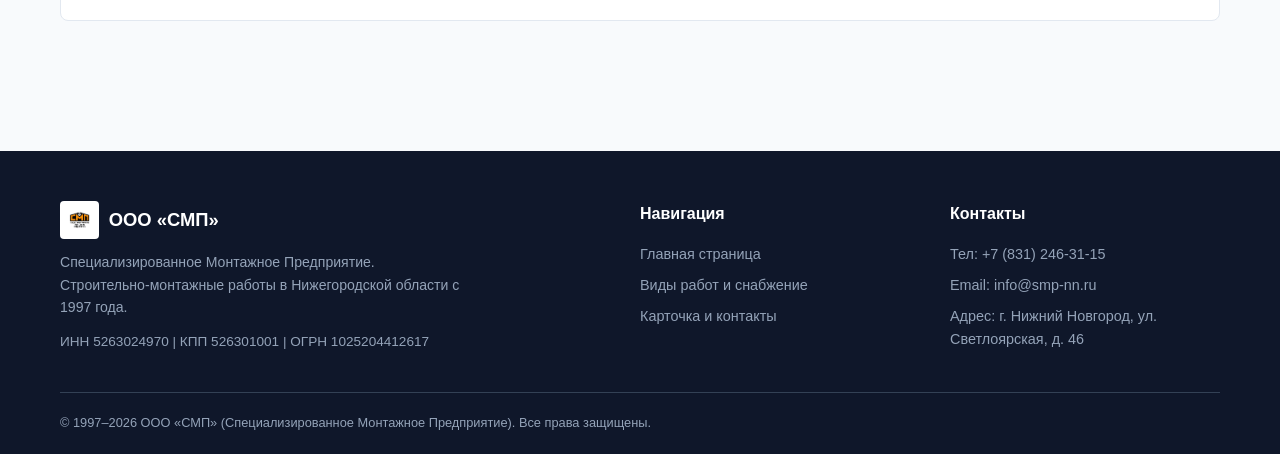
<file: services.html>
<!DOCTYPE html>
<html lang="ru">
<head>
  <meta charset="UTF-8">
  <meta name="viewport" content="width=device-width, initial-scale=1.0">
  <title>Виды работ | ООО «СМП»</title>
  <meta name="description" content="Виды работ, осуществляемые ООО «СМП»: инженерные коммуникации водо- и газоснабжения (42.21), промышленный электромонтаж (33.20), монтаж стальных конструкций (43.99.5), отопление и вентиляция (43.22).">
  <meta name="keywords" content="Виды работ ООО СМП, строительно-монтажные работы, инженерные сети, монтаж оборудования, стальные конструкции, отопление, Нижний Новгород, ОКВЭД 43.99.9">
  <meta name="geo.region" content="RU-NIZ">
  <meta name="geo.placename" content="Нижний Новгород">

  <!-- Open Graph -->
  <meta property="og:type" content="website">
  <meta property="og:site_name" content="ООО «СМП»">
  <meta property="og:title" content="Виды работ, осуществляемые ООО «СМП»">
  <meta property="og:description" content="Строительство инженерных коммуникаций, электромонтажные работы, монтаж металлоконструкций, системы отопления и вентиляции в Нижегородской области.">
  <meta property="og:image" content="logo.png">
  <meta property="og:url" content="https://smp-nn.ru/services.html">

  <!-- Favicon -->
  <link rel="icon" type="image/png" href="logo.png">
  <link rel="apple-touch-icon" href="logo.png">

  <link rel="stylesheet" href="style.css">
</head>
<body>

  <!-- Сервисная полоса -->
  <div class="header-top">
    <div class="container">
      <div>Строительно-монтажные работы | Работаем с 1997 года</div>
      <div>
        Тел: <a href="tel:+78312463115"><strong>+7 (831) 246-31-15</strong></a> | 
        Email: <a href="mailto:info@smp-nn.ru?subject=Запрос%20на%20услуги"><strong>info@smp-nn.ru</strong></a>
      </div>
    </div>
  </div>

  <!-- Шапка -->
  <header class="site-header">
    <div class="header-main">
      <div class="container">
        <a href="index.html" class="logo">
          <img src="logo.png" alt="Логотип ООО СМП" class="logo-img">
          <div class="logo-info">
            <span class="logo-title">ООО «СМП»</span>
            <span class="logo-subtitle">Специализированное Монтажное Предприятие</span>
          </div>
        </a>

        <button class="menu-toggle" id="menuToggle" aria-label="Открыть меню">☰</button>

        <nav class="main-nav" id="mainNav">
          <a href="index.html" class="nav-link">Главная</a>
          <a href="services.html" class="nav-link active">Виды работ и снабжение</a>
          <a href="contacts.html" class="nav-link">Реквизиты и контакты</a>
        </nav>

        <div class="header-actions">
          <a href="mailto:info@smp-nn.ru?subject=Запрос%20коммерческого%20предложения" class="btn btn-primary">
            ✉ Отправить техзадание
          </a>
        </div>
      </div>
    </div>
  </header>

  <!-- Заголовок страницы -->
  <section style="background: linear-gradient(135deg, #0f172a 0%, #1e3a8a 100%); color: #fff; padding: 50px 0;">
    <div class="container">
      <span class="hero-tag">Основной ОКВЭД: 43.99.9</span>
      <h1 style="font-size: 2.4rem; font-weight: 800; margin-bottom: 12px;">Виды деятельности и материально-техническая база</h1>
      <p style="color: #cbd5e1; max-width: 800px; font-size: 1.05rem;">
        Специализированное Монтажное Предприятие реализует проекты полного строительно-монтажного цикла в строгом соответствии с проектной документацией, СНиП и ГОСТ.
      </p>
    </div>
  </section>

  <!-- Детальное описание услуг -->
  <section class="section">
    <div class="container">

      <!-- Направление 1: Трубопроводы -->
      <div class="service-detail-block" id="pipes">
        <div class="service-detail-header">
          <div>
            <span class="section-kicker">ОКВЭД 42.21</span>
            <h2 style="font-size: 1.6rem; color: var(--primary-dark);">Строительство инженерных коммуникаций водоснабжения, водоотведения и газоснабжения</h2>
          </div>
          <span class="badge" style="font-size: 0.85rem; padding: 6px 12px; background: #e0f2fe; color: #0369a1;">Трубопроводные сети</span>
        </div>
        <p style="margin-bottom: 16px; color: var(--text-main);">
          Устройство наружных и магистральных сетей подачи воды, водоотведения и газораспределения. Монтаж узлов учета, камер переключения, колодцев и сопряжение с действующей инфраструктурой.
        </p>
        <div class="service-specs">
          <strong>Специфика снабжения и соответствие стандартам:</strong>
          <ul style="margin: 8px 0 0 20px; color: var(--text-muted);">
            <li><strong>Трубы ПНД:</strong> поставка сертифицированных труб высокой плотности (ПЭ 100) для питьевого и технического водоснабжения, а также газовых сетей.</li>
            <li><strong>Стальные трубы с усиленной изоляцией (ВУС):</strong> экструдированный полиэтилен для антикоррозионной защиты от блуждающих токов при подземной укладке.</li>
            <li><strong>Запорная арматура:</strong> краны, задвижки, обратные клапаны и фланцы строго по ГОСТам и техническим регламентам безопасности.</li>
          </ul>
        </div>
      </div>

      <!-- Направление 2: Электромонтаж и оборудование -->
      <div class="service-detail-block" id="electric">
        <div class="service-detail-header">
          <div>
            <span class="section-kicker">ОКВЭД 33.20</span>
            <h2 style="font-size: 1.6rem; color: var(--primary-dark);">Монтаж промышленных машин, оборудования и электромонтажные работы</h2>
          </div>
          <span class="badge" style="font-size: 0.85rem; padding: 6px 12px; background: #fef3c7; color: #92400e;">Электромонтаж и автоматика</span>
        </div>
        <p style="margin-bottom: 16px; color: var(--text-main);">
          Монтаж технологического и промышленного оборудования, прокладка кабельных трасс, монтаж щитового оборудования (ВРУ, ГРЩ), организация электропитания промышленных и инфраструктурных объектов.
        </p>
        <div class="service-specs">
          <strong>Специфика кабельно-проводниковой продукции и логистики:</strong>
          <ul style="margin: 8px 0 0 20px; color: var(--text-muted);">
            <li><strong>Силовые кабели больших сечений:</strong> кабели ВВГнг-FRLS, бронированные кабели (ВБбШв) для распределительных и трансформаторных подстанций.</li>
            <li><strong>Контрольные кабели и автоматика:</strong> монтаж слаботочных линий управления, систем защитной автоматики и датчиков.</li>
            <li><strong>Управление ценовыми рисками:</strong> долгосрочные контракты с кабельными заводами позволяют фиксировать цены на металлы и предотвращать сдвиги сроков.</li>
          </ul>
        </div>
      </div>

      <!-- Направление 3: Отопление, вентиляция и санитарно-технические работы -->
      <div class="service-detail-block" id="hvac">
        <div class="service-detail-header">
          <div>
            <span class="section-kicker">ОКВЭД 43.22</span>
            <h2 style="font-size: 1.6rem; color: var(--primary-dark);">Производство санитарно-технических работ, монтаж отопления и кондиционирования</h2>
          </div>
          <span class="badge" style="font-size: 0.85rem; padding: 6px 12px; background: #fee2e2; color: #991b1b;">Климатические системы</span>
        </div>
        <p style="margin-bottom: 16px; color: var(--text-main);">
          Строительство и реконструкция индивидуальных тепловых пунктов (ИТП), насосных станций, вентиляционных камер и систем центрального кондиционирования промышленных и складских комплексов.
        </p>
        <div class="service-specs">
          <strong>Специфика оборудования длительного цикла изготовления:</strong>
          <ul style="margin: 8px 0 0 20px; color: var(--text-muted);">
            <li><strong>Сложные теплотехнические агрегаты:</strong> заблаговременное размещение заказов на блочные тепловые пункты, теплообменники и насосные группы.</li>
            <li><strong>Пусконаладочные испытания:</strong> опрессовка под давлением, балансировка гидравлики, сдача инспекторам теплоснабжающих организаций.</li>
          </ul>
        </div>
      </div>

      <!-- Направление 4: Металлоконструкции и сборные элементы -->
      <div class="service-detail-block" id="structures">
        <div class="service-detail-header">
          <div>
            <span class="section-kicker">ОКВЭД 43.99.5, 43.99.7, 33.11</span>
            <h2 style="font-size: 1.6rem; color: var(--primary-dark);">Монтаж стальных строительных конструкций и ремонт металлоизделий</h2>
          </div>
          <span class="badge" style="font-size: 0.85rem; padding: 6px 12px; background: #f3e8ff; color: #6b21a8;">Металлоконструкции</span>
        </div>
        <p style="margin-bottom: 16px; color: var(--text-main);">
          Сборка и монтаж несущих каркасов, ферм, балок, колонн, технологических эстакад и ангаров. Сборка сборных железобетонных и комбинированных элементов, а также профессиональный ремонт металлоизделий.
        </p>
      </div>

      <!-- Таблица всех видов деятельности предприятия по ОКВЭД -->
      <div style="background: #ffffff; border: 1px solid var(--border); border-radius: var(--radius); padding: 36px; margin-top: 30px;">
        <h3 style="color: var(--primary-dark); font-size: 1.3rem; margin-bottom: 20px;">
          Полный перечень видов деятельности по выписке ЕГРЮЛ (ОКВЭД)
        </h3>
        
        <table class="requisites-table">
          <thead>
            <tr style="background: #f8fafc; font-weight: 700;">
              <td style="width: 20%;">Код ОКВЭД</td>
              <td>Наименование вида экономической деятельности</td>
            </tr>
          </thead>
          <tbody>
            <tr style="background: #fef9c3;">
              <td><strong>43.99.9 (Основной)</strong></td>
              <td><strong>Работы строительные специализированные, не включенные в другие группировки</strong></td>
            </tr>
            <tr>
              <td><strong>42.21</strong></td>
              <td>Строительство инженерных коммуникаций для водоснабжения и водоотведения, газоснабжения</td>
            </tr>
            <tr>
              <td><strong>33.20</strong></td>
              <td>Монтаж промышленных машин и оборудования</td>
            </tr>
            <tr>
              <td><strong>43.22</strong></td>
              <td>Производство санитарно-технических работ, монтаж отопительных систем и систем кондиционирования воздуха</td>
            </tr>
            <tr>
              <td><strong>43.99.5</strong></td>
              <td>Работы по монтажу стальных строительных конструкций</td>
            </tr>
            <tr>
              <td><strong>43.99.7</strong></td>
              <td>Работы по сборке и монтажу сборных конструкций</td>
            </tr>
            <tr>
              <td><strong>43.99.2</strong></td>
              <td>Работы по установке строительных лесов и подмостей</td>
            </tr>
            <tr>
              <td><strong>33.11</strong></td>
              <td>Ремонт металлоизделий</td>
            </tr>
            <tr>
              <td><strong>43.11</strong></td>
              <td>Разборка и снос зданий</td>
            </tr>
            <tr>
              <td><strong>43.29</strong></td>
              <td>Производство прочих строительно-монтажных работ</td>
            </tr>
            <tr>
              <td><strong>43.34.1</strong></td>
              <td>Производство малярных работ</td>
            </tr>
          </tbody>
        </table>

        <div style="margin-top: 24px; display: flex; gap: 16px; flex-wrap: wrap;">
          <a href="mailto:info@smp-nn.ru?subject=Запрос%20на%20строительные%20работы" class="btn btn-primary">
            ✉ Направить ТЗ на info@smp-nn.ru
          </a>
          <a href="contacts.html" class="btn btn-outline">
            Реквизиты и карточка организации
          </a>
        </div>
      </div>

    </div>
  </section>

  <!-- Подвал сайта -->
  <footer class="site-footer">
    <div class="container">
      <div class="footer-grid">
        <div class="footer-col">
          <div style="display: flex; align-items: center; gap: 10px; margin-bottom: 12px;">
            <img src="logo.png" alt="СМП" style="height: 38px; background: #fff; padding: 2px; border-radius: 4px;">
            <span style="font-weight: 800; font-size: 1.15rem; color: #fff;">ООО «СМП»</span>
          </div>
          <p style="max-width: 400px; margin-bottom: 12px; font-size: 0.88rem;">
            Специализированное Монтажное Предприятие. Строительно-монтажные работы в Нижегородской области с 1997 года.
          </p>
          <div style="font-size: 0.85rem; color: #94a3b8;">
            ИНН 5263024970 | КПП 526301001 | ОГРН 1025204412617
          </div>
        </div>

        <div class="footer-col">
          <h4>Навигация</h4>
          <ul class="footer-links">
            <li><a href="index.html">Главная страница</a></li>
            <li><a href="services.html">Виды работ и снабжение</a></li>
            <li><a href="contacts.html">Карточка и контакты</a></li>
          </ul>
        </div>

        <div class="footer-col">
          <h4>Контакты</h4>
          <ul class="footer-links">
            <li>Тел: <a href="tel:+78312463115">+7 (831) 246-31-15</a></li>
            <li>Email: <a href="mailto:info@smp-nn.ru">info@smp-nn.ru</a></li>
            <li>Адрес: г. Нижний Новгород, ул. Светлоярская, д. 46</li>
          </ul>
        </div>
      </div>

      <div class="footer-bottom">
        <div>&copy; 1997–2026 ООО «СМП» (Специализированное Монтажное Предприятие). Все права защищены.</div>
      </div>
    </div>
  </footer>

  <script src="script.js"></script>
</body>
</html>
</file>
<file: style.css>
:root {
  --primary: #1e3a8a;          /* Глубокий синий (инженерная надежность) */
  --primary-dark: #0f172a;     /* Тёмно-графитовый */
  --primary-light: #2563eb;
  --accent: #f59e0b;           /* Фирменный оранжевый цвет логотипа СМП */
  --accent-hover: #d97706;
  --logo-orange: #f28b0c;
  --text-main: #1e293b;        /* Основной текст */
  --text-muted: #64748b;       /* Второстепенный текст */
  --bg-body: #f8fafc;          /* Фоновый светлый оттенок */
  --bg-card: #ffffff;          /* Фон карточек */
  --border: #e2e8f0;           /* Разделители */
  --border-focus: #94a3b8;
  --shadow-sm: 0 1px 3px rgba(0,0,0,0.06), 0 1px 2px rgba(0,0,0,0.04);
  --shadow-md: 0 4px 6px -1px rgba(0,0,0,0.08), 0 2px 4px -2px rgba(0,0,0,0.05);
  --shadow-lg: 0 10px 15px -3px rgba(0,0,0,0.08), 0 4px 6px -4px rgba(0,0,0,0.04);
  --radius: 8px;
  --transition: all 0.2s ease-in-out;
}

*, *::before, *::after {
  box-sizing: border-box;
  margin: 0;
  padding: 0;
}

body {
  font-family: -apple-system, BlinkMacSystemFont, "Segoe UI", Roboto, "Helvetica Neue", Arial, sans-serif;
  color: var(--text-main);
  background-color: var(--bg-body);
  line-height: 1.6;
  -webkit-font-smoothing: antialiased;
}

a {
  color: var(--primary-light);
  text-decoration: none;
  transition: var(--transition);
}

a:hover {
  color: var(--primary);
}

img {
  max-width: 100%;
  display: block;
}

.container {
  width: 100%;
  max-width: 1200px;
  margin: 0 auto;
  padding: 0 20px;
}

/* --- ХЕДЕР И НАВИГАЦИЯ --- */
.site-header {
  background: #ffffff;
  border-bottom: 1px solid var(--border);
  position: sticky;
  top: 0;
  z-index: 1000;
  box-shadow: var(--shadow-sm);
}

.header-top {
  background: var(--primary-dark);
  color: #94a3b8;
  font-size: 0.85rem;
  padding: 6px 0;
}

.header-top .container {
  display: flex;
  justify-content: space-between;
  align-items: center;
  flex-wrap: wrap;
  gap: 10px;
}

.header-top a {
  color: #cbd5e1;
}

.header-top a:hover {
  color: #ffffff;
}

.header-main .container {
  display: flex;
  justify-content: space-between;
  align-items: center;
  padding: 16px 20px;
}

.logo {
  display: flex;
  align-items: center;
  gap: 14px;
  text-decoration: none;
}

.logo-img {
  height: 52px;
  width: auto;
  border-radius: 4px;
}

.logo-info {
  display: flex;
  flex-direction: column;
}

.logo-title {
  font-weight: 800;
  font-size: 1.15rem;
  color: var(--primary-dark);
  line-height: 1.15;
}

.logo-subtitle {
  font-size: 0.72rem;
  color: var(--text-muted);
  text-transform: uppercase;
  letter-spacing: 0.3px;
  max-width: 240px;
  line-height: 1.25;
  margin-top: 2px;
}

.main-nav {
  display: flex;
  align-items: center;
  gap: 24px;
}

.nav-link {
  color: var(--text-main);
  font-weight: 500;
  font-size: 0.95rem;
  padding: 6px 2px;
  position: relative;
}

.nav-link:hover, .nav-link.active {
  color: var(--primary);
}

.nav-link.active::after {
  content: '';
  position: absolute;
  bottom: -4px;
  left: 0;
  width: 100%;
  height: 2px;
  background: var(--primary);
}

.header-actions {
  display: flex;
  align-items: center;
  gap: 16px;
}

.btn {
  display: inline-flex;
  align-items: center;
  justify-content: center;
  gap: 8px;
  padding: 10px 20px;
  border-radius: var(--radius);
  font-weight: 600;
  font-size: 0.95rem;
  cursor: pointer;
  border: 1px solid transparent;
  transition: var(--transition);
  text-decoration: none;
}

.btn-primary {
  background: var(--accent);
  color: #1e293b;
}

.btn-primary:hover {
  background: var(--accent-hover);
  color: #0f172a;
  transform: translateY(-1px);
}

.btn-outline {
  border-color: var(--border);
  background: #ffffff;
  color: var(--primary);
}

.btn-outline:hover {
  background: var(--primary);
  color: #ffffff;
  border-color: var(--primary);
}

.btn-outline-white {
  border-color: rgba(255,255,255,0.4);
  background: transparent;
  color: #ffffff;
}

.btn-outline-white:hover {
  background: #ffffff;
  color: var(--primary-dark);
}

/* Мобильное меню бургер */
.menu-toggle {
  display: none;
  background: none;
  border: none;
  font-size: 1.5rem;
  color: var(--primary-dark);
  cursor: pointer;
}

/* --- ГЕРОЙ-СЕКЦИЯ (HERO) --- */
.hero {
  background: linear-gradient(135deg, #0f172a 0%, #1e3a8a 100%);
  color: #ffffff;
  padding: 70px 0 80px;
  position: relative;
  overflow: hidden;
}

.hero::after {
  content: "";
  position: absolute;
  top: 0;
  right: 0;
  width: 40%;
  height: 100%;
  background: radial-gradient(circle, rgba(245, 158, 11, 0.15) 0%, transparent 70%);
  pointer-events: none;
}

.hero-content {
  max-width: 780px;
  position: relative;
  z-index: 2;
}

.hero-tag {
  display: inline-block;
  background: rgba(245, 158, 11, 0.2);
  color: #fbbf24;
  border: 1px solid rgba(245, 158, 11, 0.4);
  padding: 4px 12px;
  border-radius: 20px;
  font-size: 0.85rem;
  font-weight: 600;
  margin-bottom: 20px;
}

.hero-title {
  font-size: 2.75rem;
  line-height: 1.15;
  font-weight: 800;
  margin-bottom: 20px;
  letter-spacing: -0.5px;
}

.hero-desc {
  font-size: 1.15rem;
  color: #cbd5e1;
  margin-bottom: 32px;
  line-height: 1.6;
}

.hero-buttons {
  display: flex;
  gap: 16px;
  flex-wrap: wrap;
}

/* --- ПЛАШКА СТАТИСТИКИ / ФАКТОВ --- */
.stats-banner {
  background: #ffffff;
  border-bottom: 1px solid var(--border);
  padding: 30px 0;
  margin-top: -30px;
  position: relative;
  z-index: 10;
  border-radius: var(--radius);
  box-shadow: var(--shadow-md);
}

.stats-grid {
  display: grid;
  grid-template-columns: repeat(auto-fit, minmax(220px, 1fr));
  gap: 24px;
}

.stat-item {
  display: flex;
  flex-direction: column;
  padding: 0 12px;
  border-left: 3px solid var(--accent);
}

.stat-num {
  font-size: 1.9rem;
  font-weight: 800;
  color: var(--primary);
  line-height: 1.2;
}

.stat-label {
  font-size: 0.85rem;
  color: var(--text-muted);
  margin-top: 4px;
  line-height: 1.4;
}

/* --- СЕКЦИИ И ЗАГОЛОВКИ --- */
.section {
  padding: 70px 0;
}

.section-bg {
  background-color: #f1f5f9;
}

.section-header {
  text-align: center;
  max-width: 700px;
  margin: 0 auto 50px;
}

.section-kicker {
  font-size: 0.85rem;
  text-transform: uppercase;
  letter-spacing: 1.5px;
  color: var(--primary);
  font-weight: 700;
  margin-bottom: 8px;
  display: block;
}

.section-title {
  font-size: 2.1rem;
  font-weight: 800;
  color: var(--primary-dark);
  line-height: 1.25;
  margin-bottom: 16px;
}

.section-subtitle {
  font-size: 1.05rem;
  color: var(--text-muted);
}

/* --- КАРТОЧКИ УСЛУГ --- */
.cards-grid {
  display: grid;
  grid-template-columns: repeat(auto-fit, minmax(320px, 1fr));
  gap: 28px;
}

.card {
  background: var(--bg-card);
  border: 1px solid var(--border);
  border-radius: var(--radius);
  padding: 32px 24px;
  transition: var(--transition);
  display: flex;
  flex-direction: column;
  box-shadow: var(--shadow-sm);
}

.card:hover {
  transform: translateY(-4px);
  box-shadow: var(--shadow-lg);
  border-color: #cbd5e1;
}

.card-icon {
  width: 52px;
  height: 52px;
  border-radius: 10px;
  background: #eff6ff;
  color: var(--primary);
  display: flex;
  align-items: center;
  justify-content: center;
  font-size: 1.6rem;
  margin-bottom: 20px;
}

.card-title {
  font-size: 1.3rem;
  font-weight: 700;
  color: var(--primary-dark);
  margin-bottom: 12px;
}

.card-text {
  font-size: 0.95rem;
  color: var(--text-muted);
  margin-bottom: 20px;
  flex-grow: 1;
}

.card-tags {
  display: flex;
  flex-wrap: wrap;
  gap: 6px;
  margin-bottom: 20px;
}

.badge {
  background: #f1f5f9;
  color: #475569;
  font-size: 0.75rem;
  padding: 4px 8px;
  border-radius: 4px;
  font-weight: 600;
}

.card-link {
  font-size: 0.9rem;
  font-weight: 600;
  display: inline-flex;
  align-items: center;
  gap: 6px;
}

/* --- БЛОК О НАДЕЖНОСТИ И ГОСКОНТРАКТАХ --- */
.trust-block {
  background: #ffffff;
  border: 1px solid var(--border);
  border-radius: var(--radius);
  padding: 40px;
  box-shadow: var(--shadow-sm);
}

.trust-grid {
  display: grid;
  grid-template-columns: 1fr 1fr;
  gap: 40px;
  align-items: center;
}

.trust-list {
  list-style: none;
  display: flex;
  flex-direction: column;
  gap: 16px;
  margin-top: 20px;
}

.trust-item {
  display: flex;
  gap: 12px;
  align-items: flex-start;
}

.trust-check {
  background: #dcfce7;
  color: #15803d;
  width: 24px;
  height: 24px;
  border-radius: 50%;
  display: flex;
  align-items: center;
  justify-content: center;
  font-size: 0.85rem;
  font-weight: bold;
  flex-shrink: 0;
  margin-top: 2px;
}

/* --- CTA ПРИЗЫВ --- */
.cta-box {
  background: linear-gradient(135deg, var(--primary) 0%, var(--primary-dark) 100%);
  color: #ffffff;
  border-radius: 12px;
  padding: 50px 40px;
  text-align: center;
}

.cta-box h3 {
  font-size: 2rem;
  font-weight: 700;
  margin-bottom: 12px;
}

.cta-box p {
  color: #cbd5e1;
  max-width: 650px;
  margin: 0 auto 28px;
  font-size: 1.05rem;
}

.cta-contacts {
  display: flex;
  justify-content: center;
  gap: 20px;
  flex-wrap: wrap;
}

/* --- СТРАНИЦА КОНТАКТОВ И РЕКВИЗИТОВ --- */
.contact-layout {
  display: grid;
  grid-template-columns: 1fr 1.2fr;
  gap: 40px;
}

.contact-card {
  background: #ffffff;
  border: 1px solid var(--border);
  border-radius: var(--radius);
  padding: 30px;
  box-shadow: var(--shadow-sm);
}

.contact-method {
  display: flex;
  gap: 16px;
  margin-bottom: 24px;
  align-items: flex-start;
}

.contact-icon {
  width: 44px;
  height: 44px;
  border-radius: 8px;
  background: #eff6ff;
  color: var(--primary);
  display: flex;
  align-items: center;
  justify-content: center;
  font-size: 1.2rem;
  flex-shrink: 0;
}

.contact-method-title {
  font-size: 0.8rem;
  color: var(--text-muted);
  text-transform: uppercase;
  font-weight: 600;
  margin-bottom: 4px;
}

.contact-method-value {
  font-size: 1.1rem;
  font-weight: 600;
  color: var(--primary-dark);
}

.contact-method-value a {
  color: var(--primary-dark);
}

.contact-method-value a:hover {
  color: var(--primary);
}

/* Таблица реквизитов */
.requisites-table {
  width: 100%;
  border-collapse: collapse;
  margin-top: 16px;
  font-size: 0.95rem;
}

.requisites-table tr {
  border-bottom: 1px solid var(--border);
}

.requisites-table tr:last-child {
  border-bottom: none;
}

.requisites-table td {
  padding: 12px 8px;
}

.requisites-table td:first-child {
  color: var(--text-muted);
  font-weight: 500;
  width: 35%;
}

.requisites-table td:last-child {
  color: var(--primary-dark);
  font-weight: 600;
}

.copy-notify {
  font-size: 0.85rem;
  color: #15803d;
  margin-left: 10px;
  opacity: 0;
  transition: opacity 0.3s;
}

.copy-notify.show {
  opacity: 1;
}

/* --- СТРАНИЦА УСЛУГ (ДЕТАЛЬНО) --- */
.service-detail-block {
  background: #ffffff;
  border: 1px solid var(--border);
  border-radius: var(--radius);
  padding: 36px;
  margin-bottom: 30px;
  box-shadow: var(--shadow-sm);
}

.service-detail-header {
  display: flex;
  justify-content: space-between;
  align-items: flex-start;
  flex-wrap: wrap;
  gap: 16px;
  margin-bottom: 20px;
  border-bottom: 1px solid var(--border);
  padding-bottom: 16px;
}

.service-specs {
  background: #f8fafc;
  border-left: 4px solid var(--primary);
  padding: 16px;
  border-radius: 0 var(--radius) var(--radius) 0;
  margin-top: 20px;
  font-size: 0.95rem;
}

/* --- ФУТЕР --- */
.site-footer {
  background: var(--primary-dark);
  color: #94a3b8;
  padding: 50px 0 20px;
  margin-top: 60px;
  font-size: 0.9rem;
}

.footer-grid {
  display: grid;
  grid-template-columns: 2fr 1fr 1fr;
  gap: 40px;
  padding-bottom: 40px;
  border-bottom: 1px solid #334155;
}

.footer-col h4 {
  color: #ffffff;
  font-size: 1rem;
  margin-bottom: 16px;
  font-weight: 600;
}

.footer-links {
  list-style: none;
  display: flex;
  flex-direction: column;
  gap: 8px;
}

.footer-links a {
  color: #94a3b8;
}

.footer-links a:hover {
  color: #ffffff;
}

.footer-bottom {
  padding-top: 20px;
  display: flex;
  justify-content: space-between;
  align-items: center;
  flex-wrap: wrap;
  gap: 10px;
  font-size: 0.8rem;
}

/* --- АДАПТИВНОСТЬ (MOBILE) --- */
@media (max-width: 900px) {
  .hero-title {
    font-size: 2.1rem;
  }
  .trust-grid {
    grid-template-columns: 1fr;
  }
  .contact-layout {
    grid-template-columns: 1fr;
  }
  .footer-grid {
    grid-template-columns: 1fr;
    gap: 30px;
  }
}

@media (max-width: 768px) {
  .menu-toggle {
    display: block;
  }
  .main-nav {
    display: none;
    position: absolute;
    top: 100%;
    left: 0;
    right: 0;
    background: #ffffff;
    flex-direction: column;
    padding: 20px;
    box-shadow: var(--shadow-lg);
    border-bottom: 1px solid var(--border);
  }
  .main-nav.open {
    display: flex;
  }
  .header-actions .btn {
    display: none;
  }
  .hero {
    padding: 50px 0;
  }
  .hero-title {
    font-size: 1.8rem;
  }
  .stats-banner {
    margin-top: 0;
  }
}
</file>
